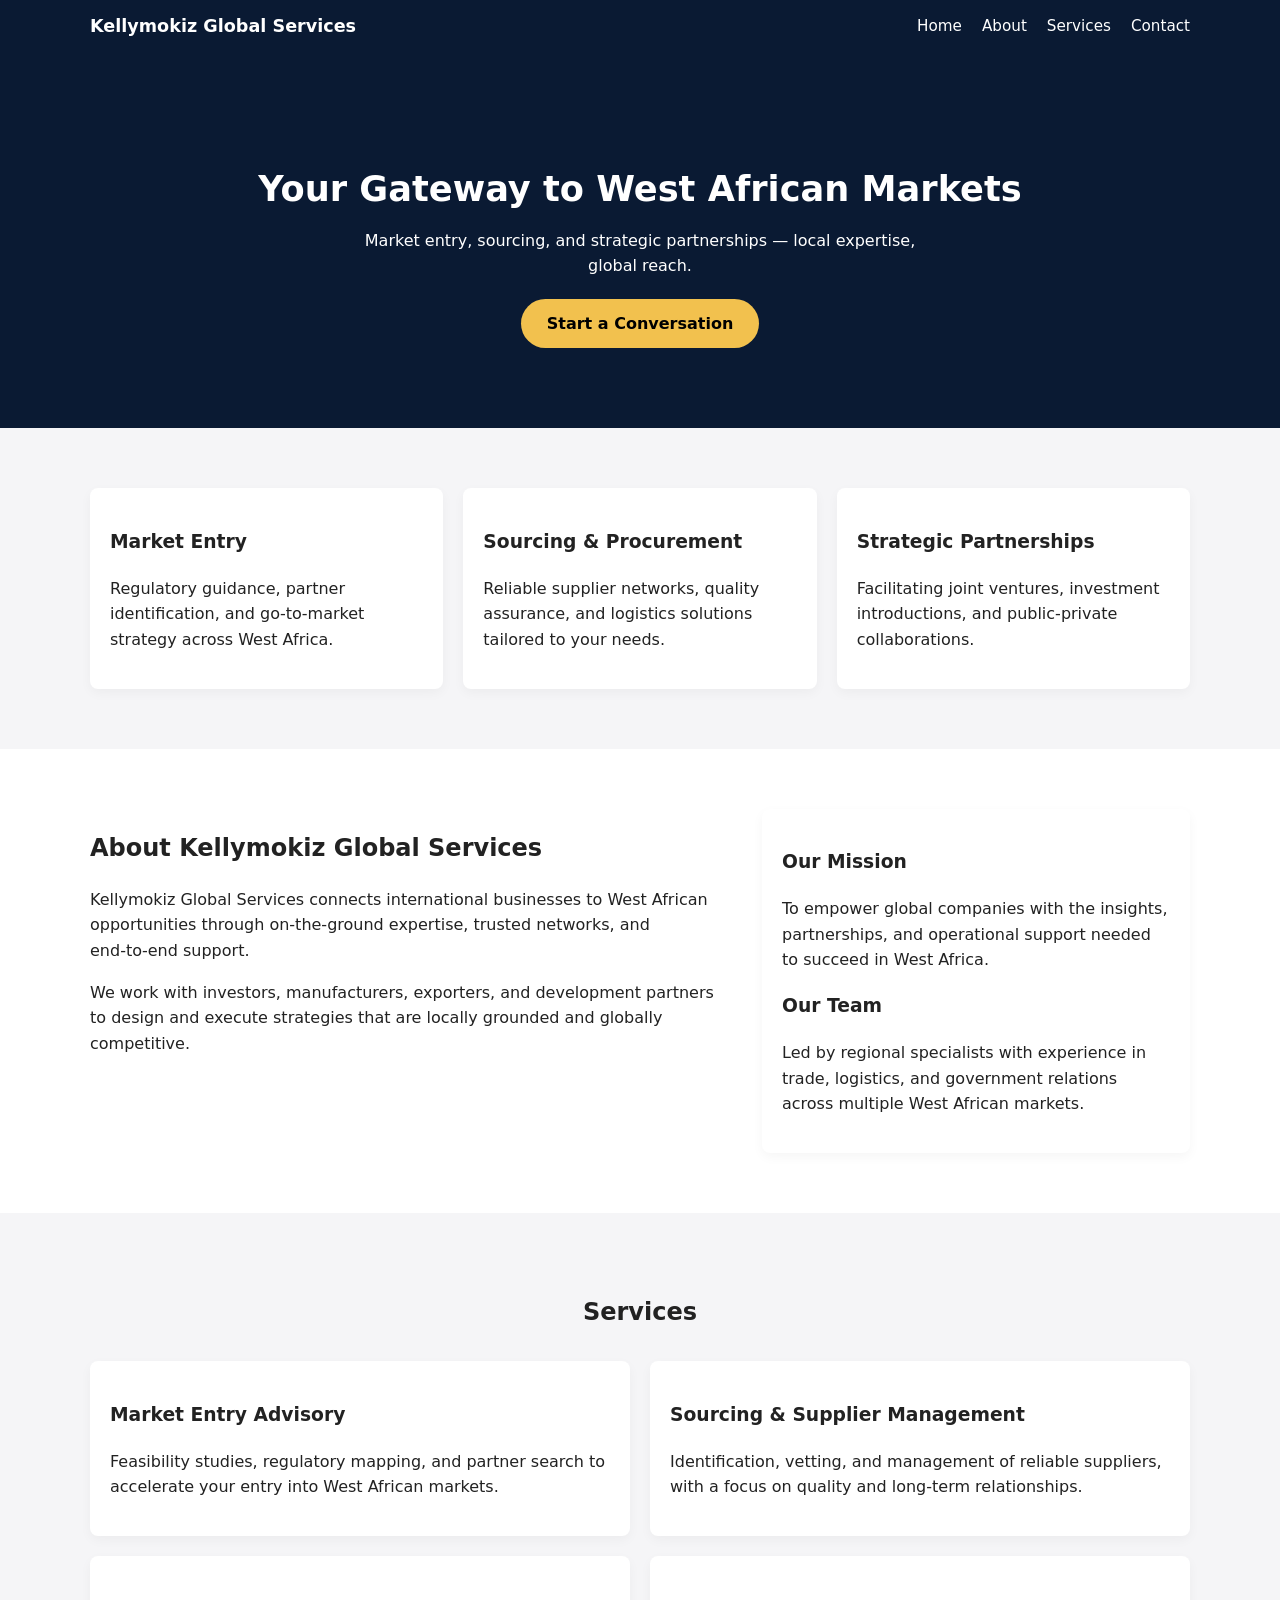
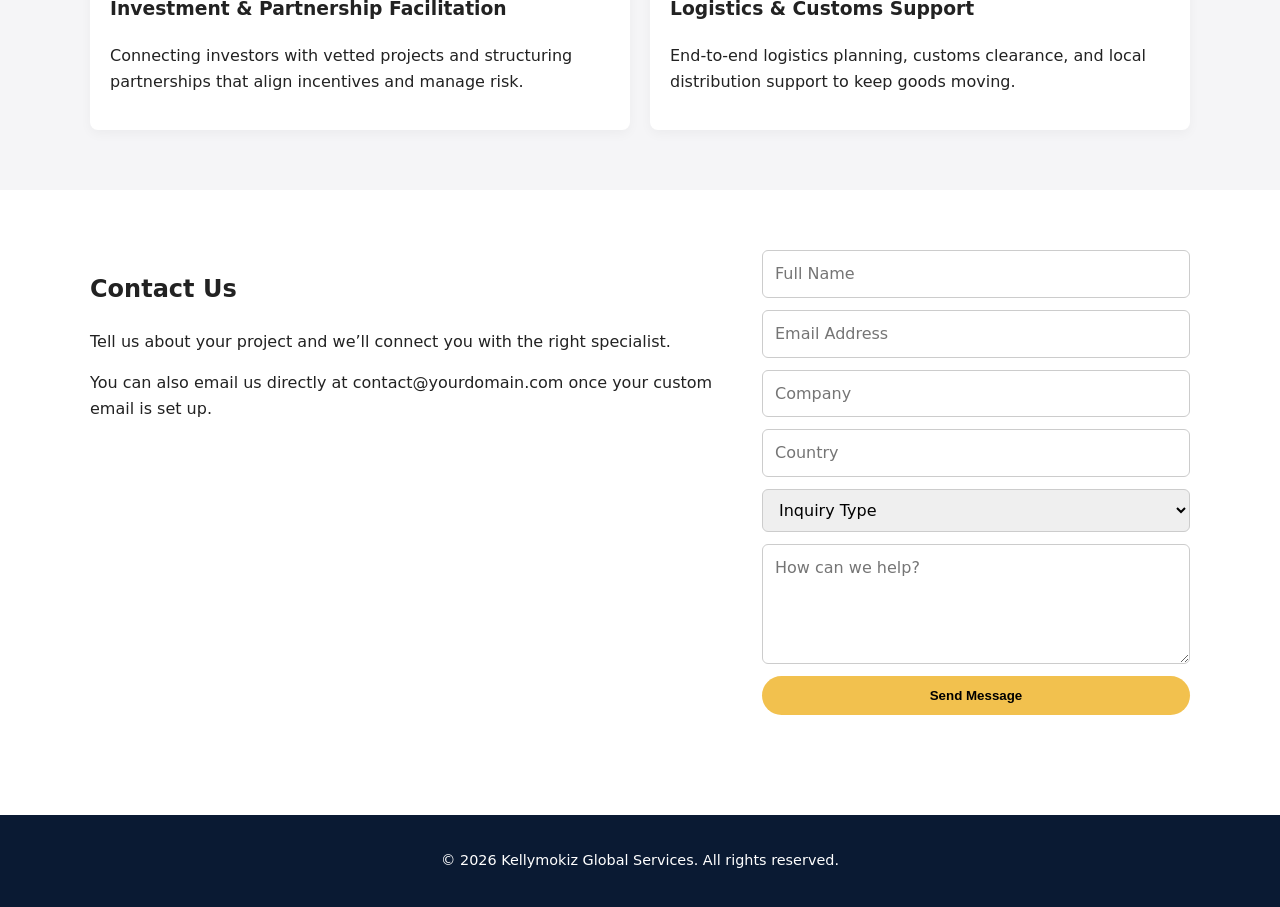
<file: index.html>
<!DOCTYPE html>
<html lang="en">
<head>
  <meta charset="UTF-8">
  <meta name="viewport" content="width=device-width, initial-scale=1.0">
  <title>Kellymokiz Global Services – West African Market Entry & Sourcing</title>
  <meta name="description" content="Kellymokiz Global Services helps international businesses enter West African markets, source suppliers, and build strategic partnerships.">
  <link rel="stylesheet" href="styles.css">
</head>
<body>

<header class="site-header">
  <div class="container nav-container">
    <div class="logo">Kellymokiz Global Services</div>
    <nav>
      <ul class="nav-links">
        <li><a href="#hero">Home</a></li>
        <li><a href="#about">About</a></li>
        <li><a href="#services">Services</a></li>
        <li><a href="#contact">Contact</a></li>
      </ul>
    </nav>
  </div>
</header>

<main>

  <!-- Hero -->
  <section id="hero" class="hero">
    <div class="container hero-inner">
      <div class="hero-text">
        <h1>Your Gateway to West African Markets</h1>
        <p>Market entry, sourcing, and strategic partnerships — local expertise, global reach.</p>
        <a href="#contact" class="btn-primary">Start a Conversation</a>
      </div>
    </div>
  </section>

  <!-- Pillars / Highlights -->
  <section class="section-light">
    <div class="container pillars">
      <div class="pillar">
        <h3>Market Entry</h3>
        <p>Regulatory guidance, partner identification, and go‑to‑market strategy across West Africa.</p>
      </div>
      <div class="pillar">
        <h3>Sourcing & Procurement</h3>
        <p>Reliable supplier networks, quality assurance, and logistics solutions tailored to your needs.</p>
      </div>
      <div class="pillar">
        <h3>Strategic Partnerships</h3>
        <p>Facilitating joint ventures, investment introductions, and public‑private collaborations.</p>
      </div>
    </div>
  </section>

  <!-- About -->
  <section id="about" class="section">
    <div class="container two-column">
      <div>
        <h2>About Kellymokiz Global Services</h2>
        <p>Kellymokiz Global Services connects international businesses to West African opportunities through on‑the‑ground expertise, trusted networks, and end‑to‑end support.</p>
        <p>We work with investors, manufacturers, exporters, and development partners to design and execute strategies that are locally grounded and globally competitive.</p>
      </div>
      <div class="card">
        <h3>Our Mission</h3>
        <p>To empower global companies with the insights, partnerships, and operational support needed to succeed in West Africa.</p>
        <h3>Our Team</h3>
        <p>Led by regional specialists with experience in trade, logistics, and government relations across multiple West African markets.</p>
      </div>
    </div>
  </section>

  <!-- Services -->
  <section id="services" class="section-light">
    <div class="container">
      <h2 class="section-title">Services</h2>
      <div class="services-grid">
        <div class="service-card">
          <h3>Market Entry Advisory</h3>
          <p>Feasibility studies, regulatory mapping, and partner search to accelerate your entry into West African markets.</p>
        </div>
        <div class="service-card">
          <h3>Sourcing & Supplier Management</h3>
          <p>Identification, vetting, and management of reliable suppliers, with a focus on quality and long‑term relationships.</p>
        </div>
        <div class="service-card">
          <h3>Investment & Partnership Facilitation</h3>
          <p>Connecting investors with vetted projects and structuring partnerships that align incentives and manage risk.</p>
        </div>
        <div class="service-card">
          <h3>Logistics & Customs Support</h3>
          <p>End‑to‑end logistics planning, customs clearance, and local distribution support to keep goods moving.</p>
        </div>
      </div>
    </div>
  </section>

  <!-- Contact -->
  <section id="contact" class="section">
    <div class="container two-column">
      <div>
        <h2>Contact Us</h2>
        <p>Tell us about your project and we’ll connect you with the right specialist.</p>
        <p>You can also email us directly at
          <a href="mailto:contact@yourdomain.com">contact@yourdomain.com</a>
          once your custom email is set up.
        </p>
      </div>
      <div>
        <form class="contact-form" method="POST" action="#">
          <input type="text" name="name" placeholder="Full Name" required>
          <input type="email" name="email" placeholder="Email Address" required>
          <input type="text" name="company" placeholder="Company">
          <input type="text" name="country" placeholder="Country">
          <select name="inquiryType">
            <option value="">Inquiry Type</option>
            <option value="market-entry">Market Entry</option>
            <option value="sourcing">Sourcing</option>
            <option value="partnership">Partnership</option>
            <option value="investor">Investor</option>
          </select>
          <textarea name="message" placeholder="How can we help?" required></textarea>
          <button type="submit" class="btn-primary">Send Message</button>
        </form>
      </div>
    </div>
  </section>

</main>

<footer class="site-footer">
  <div class="container footer-inner">
    <p>© 2026 Kellymokiz Global Services. All rights reserved.</p>
  </div>
</footer>

</body>
</html>
</file>
<file: styles.css>
:root {
  --color-bg-dark: #0a1a33;
  --color-bg-light: #f5f5f7;
  --color-accent: #f2c14e;
  --color-text: #222;
  --color-text-light: #ffffff;
  --radius-card: 8px;
}

*,
*::before,
*::after {
  box-sizing: border-box;
}

body {
  margin: 0;
  font-family: system-ui, -apple-system, BlinkMacSystemFont, "Segoe UI", sans-serif;
  color: var(--color-text);
  background: #ffffff;
  line-height: 1.6;
}

a {
  color: inherit;
  text-decoration: none;
}

.container {
  width: 90%;
  max-width: 1100px;
  margin: 0 auto;
}

/* Header / Nav */
.site-header {
  background: var(--color-bg-dark);
  color: var(--color-text-light);
  position: sticky;
  top: 0;
  z-index: 10;
}

.nav-container {
  display: flex;
  align-items: center;
  justify-content: space-between;
  padding: 12px 0;
}

.logo {
  font-weight: 700;
  font-size: 1.1rem;
}

.nav-links {
  list-style: none;
  display: flex;
  gap: 20px;
  padding: 0;
  margin: 0;
}

.nav-links a {
  color: var(--color-text-light);
  font-size: 0.95rem;
}

.nav-links a:hover {
  border-bottom: 2px solid var(--color-accent);
}

/* Hero */
.hero {
  background: var(--color-bg-dark);
  color: var(--color-text-light);
  padding: 80px 0;
}

.hero-inner {
  display: flex;
  align-items: center;
  justify-content: center;
  text-align: center;
}

.hero h1 {
  font-size: 2.2rem;
  margin-bottom: 10px;
}

.hero p {
  max-width: 600px;
  margin: 0 auto 20px;
}

.btn-primary {
  display: inline-block;
  background: var(--color-accent);
  color: #000;
  padding: 12px 26px;
  border-radius: 999px;
  font-weight: 600;
  border: none;
  cursor: pointer;
}

/* Sections */
.section {
  padding: 60px 0;
}

.section-light {
  padding: 60px 0;
  background: var(--color-bg-light);
}

.section-title {
  text-align: center;
  margin-bottom: 30px;
}

/* Pillars */
.pillars {
  display: grid;
  grid-template-columns: repeat(3, minmax(0, 1fr));
  gap: 20px;
}

.pillar {
  background: #ffffff;
  padding: 20px;
  border-radius: var(--radius-card);
  box-shadow: 0 4px 12px rgba(0,0,0,0.04);
}

/* Two-column layout */
.two-column {
  display: grid;
  grid-template-columns: minmax(0, 1.5fr) minmax(0, 1fr);
  gap: 30px;
  align-items: flex-start;
}

.card {
  background: #ffffff;
  padding: 20px;
  border-radius: var(--radius-card);
  box-shadow: 0 4px 12px rgba(0,0,0,0.04);
}

/* Services */
.services-grid {
  display: grid;
  grid-template-columns: repeat(2, minmax(0, 1fr));
  gap: 20px;
}

.service-card {
  background: #ffffff;
  padding: 20px;
  border-radius: var(--radius-card);
  box-shadow: 0 4px 12px rgba(0,0,0,0.04);
}

/* Contact form */
.contact-form {
  display: flex;
  flex-direction: column;
  gap: 12px;
}

.contact-form input,
.contact-form select,
.contact-form textarea {
  padding: 10px 12px;
  border-radius: 6px;
  border: 1px solid #ccc;
  font: inherit;
}

.contact-form textarea {
  min-height: 120px;
  resize: vertical;
}

/* Footer */
.site-footer {
  background: var(--color-bg-dark);
  color: var(--color-text-light);
  padding: 20px 0;
  margin-top: 40px;
}

.footer-inner {
  text-align: center;
  font-size: 0.9rem;
}

/* Responsive */
@media (max-width: 900px) {
  .pillars {
    grid-template-columns: 1fr;
  }
  .two-column {
    grid-template-columns: 1fr;
  }
  .services-grid {
    grid-template-columns: 1fr;
  }
  .nav-links {
    gap: 12px;
  }
}
</file>
